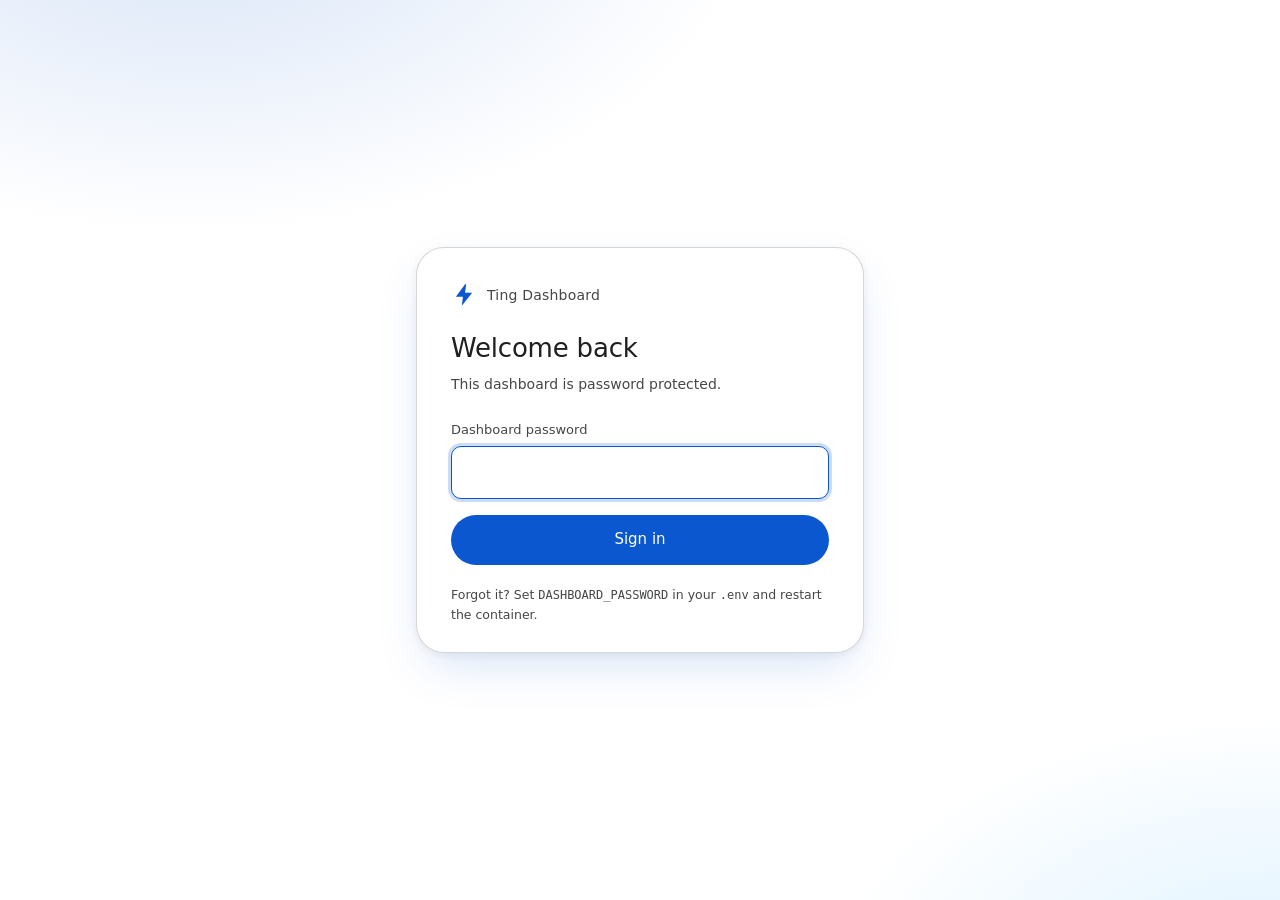
<file: static/login.html>
<!DOCTYPE html>
<html lang="en">
<head>
<meta charset="utf-8">
<meta name="viewport" content="width=device-width, initial-scale=1">
<meta name="color-scheme" content="light dark">
<meta name="theme-color" content="#0b57d0">
<title>Sign in · Ting Dashboard</title>
<link rel="manifest" href="/manifest.webmanifest">
<link rel="icon" href="/static/icon.svg" type="image/svg+xml">
<link rel="stylesheet" href="/static/app.css">
<script src="/static/auth.js" defer></script>
</head>
<body class="auth-body">
<main class="auth-wrap">
  <div class="auth-card">
    <div class="auth-brand">
      <svg viewBox="0 0 24 24" aria-hidden="true"><path d="M13 2 4.5 13.5H11l-1 8.5L19.5 10H13l1-8z"/></svg>
      <span>Ting Dashboard</span>
    </div>
    <h1>Welcome back</h1>
    <p class="auth-sub">This dashboard is password protected.</p>
    <form id="form" novalidate>
      <label class="field">
        <span class="field-label">Dashboard password</span>
        <input id="password" name="password" type="password" autocomplete="current-password"
               autofocus required>
      </label>
      <div id="error" class="auth-error" role="alert" hidden></div>
      <button id="submit" class="btn-filled" type="submit">
        <span class="btn-label">Sign in</span>
      </button>
    </form>
    <p class="auth-foot">Forgot it? Set <code>DASHBOARD_PASSWORD</code> in your
      <code>.env</code> and restart the container.</p>
  </div>
</main>
</body>
</html>
</file>
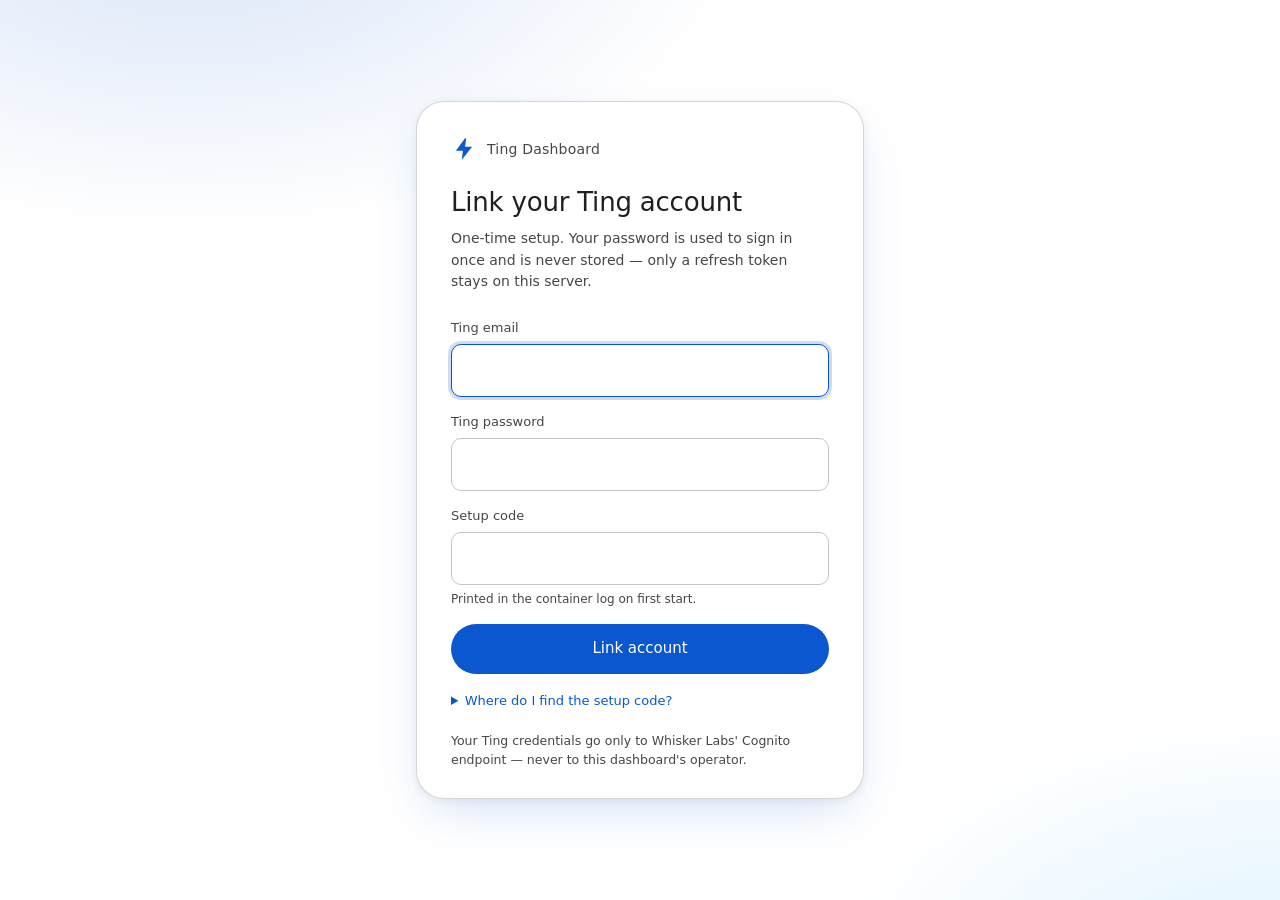
<file: static/setup.html>
<!DOCTYPE html>
<html lang="en">
<head>
<meta charset="utf-8">
<meta name="viewport" content="width=device-width, initial-scale=1">
<meta name="color-scheme" content="light dark">
<meta name="theme-color" content="#0b57d0">
<title>Link your Ting account · Ting Dashboard</title>
<link rel="manifest" href="/manifest.webmanifest">
<link rel="icon" href="/static/icon.svg" type="image/svg+xml">
<link rel="stylesheet" href="/static/app.css">
<script src="/static/auth.js" defer></script>
</head>
<body class="auth-body">
<main class="auth-wrap">
  <div class="auth-card">
    <div class="auth-brand">
      <svg viewBox="0 0 24 24" aria-hidden="true"><path d="M13 2 4.5 13.5H11l-1 8.5L19.5 10H13l1-8z"/></svg>
      <span>Ting Dashboard</span>
    </div>
    <h1>Link your Ting account</h1>
    <p class="auth-sub">One-time setup. Your password is used to sign in once and is
      never stored — only a refresh token stays on this server.</p>

    <form id="form" novalidate data-mode="setup">
      <label class="field">
        <span class="field-label">Ting email</span>
        <input id="email" name="email" type="email" autocomplete="username" autofocus required>
      </label>
      <label class="field">
        <span class="field-label">Ting password</span>
        <input id="password" name="password" type="password" autocomplete="current-password" required>
      </label>
      <label class="field">
        <span class="field-label">Setup code</span>
        <input id="token" name="token" type="text" autocomplete="off" spellcheck="false" required>
        <span class="field-hint">Printed in the container log on first start.</span>
      </label>
      <div id="error" class="auth-error" role="alert" hidden></div>
      <button id="submit" class="btn-filled" type="submit">
        <span class="btn-label">Link account</span>
      </button>
    </form>

    <details class="auth-help">
      <summary>Where do I find the setup code?</summary>
      <pre><code>docker compose logs ting | grep -A2 "setup code"</code></pre>
      <p>Or read it straight from the mounted data directory:
        <code>sudo cat data/setup_token</code>.</p>
    </details>

    <p class="auth-foot">Your Ting credentials go only to Whisker Labs' Cognito
      endpoint — never to this dashboard's operator.</p>
  </div>
</main>
</body>
</html>
</file>
<file: static/app.css>
/* Material 3 role tokens (Google-apps look). Components use roles only. */
:root {
  --primary: #0b57d0; --on-primary: #fff;
  --primary-container: #d3e3fd; --on-primary-container: #041e49;
  --secondary-container: #c2e7ff; --on-secondary-container: #001d35;
  --success: #146c2e; --success-container: #c4eed0; --on-success-container: #072711;
  --warning: #8a5300; --warning-container: #ffdf99; --on-warning-container: #2a1800;
  --error: #b3261e; --error-container: #f9dedc; --on-error-container: #410e0b;
  --surface: #f8fafd; --on-surface: #1f1f1f; --on-surface-variant: #444746;
  --surface-lowest: #fff; --surface-low: #f0f4f9; --surface-container: #e9eef6;
  --surface-high: #dde3ea; --surface-highest: #d3dbe5;
  --outline: #747775; --outline-variant: #c4c7c5;
  --chart-line: #0b57d0; --chart-band: rgba(11, 87, 208, .16); --chart-grid: rgba(68, 71, 70, .14);
  --chart-peak: #c45d00;
  --chart-out: rgba(179, 38, 30, .08);
  --shadow-e1: 0 1px 2px rgba(0,0,0,.3), 0 1px 3px 1px rgba(0,0,0,.15);
  --elev-1: 0 1px 2px rgba(0,0,0,.14), 0 1px 3px 1px rgba(0,0,0,.08);
  --elev-2: 0 1px 3px rgba(0,0,0,.12), 0 4px 12px 2px rgba(0,0,0,.08);
  --ease: cubic-bezier(.2, 0, 0, 1);
  color-scheme: light;
}

/* dark roles: OS preference, unless an explicit light choice is stored */
@media (prefers-color-scheme: dark) {
  :root:not([data-theme="light"]) {
    --primary: #a8c7fa; --on-primary: #062e6f;
  --primary-container: #0842a0; --on-primary-container: #d3e3fd;
  --secondary-container: #004a77; --on-secondary-container: #c2e7ff;
  --success: #6dd58c; --success-container: #0f5223; --on-success-container: #c4eed0;
  --warning: #ffb95c; --warning-container: #5c3a00; --on-warning-container: #ffdf99;
  --error: #f2b8b5; --error-container: #8c1d18; --on-error-container: #f9dedc;
  --surface: #131314; --on-surface: #e3e3e3; --on-surface-variant: #c4c7c5;
  --surface-lowest: #0e0e0e; --surface-low: #1b1b1b; --surface-container: #1e1f20;
  --surface-high: #282a2c; --surface-highest: #333537;
  --outline: #8e918f; --outline-variant: #444746;
  --chart-line: #a8c7fa; --chart-band: rgba(168, 199, 250, .2); --chart-grid: rgba(196, 199, 197, .12);
  --chart-peak: #ffb951;
  --chart-out: rgba(242, 184, 181, .1);
    color-scheme: dark;
  }
}
:root[data-theme="dark"] {
  --primary: #a8c7fa; --on-primary: #062e6f;
  --primary-container: #0842a0; --on-primary-container: #d3e3fd;
  --secondary-container: #004a77; --on-secondary-container: #c2e7ff;
  --success: #6dd58c; --success-container: #0f5223; --on-success-container: #c4eed0;
  --warning: #ffb95c; --warning-container: #5c3a00; --on-warning-container: #ffdf99;
  --error: #f2b8b5; --error-container: #8c1d18; --on-error-container: #f9dedc;
  --surface: #131314; --on-surface: #e3e3e3; --on-surface-variant: #c4c7c5;
  --surface-lowest: #0e0e0e; --surface-low: #1b1b1b; --surface-container: #1e1f20;
  --surface-high: #282a2c; --surface-highest: #333537;
  --outline: #8e918f; --outline-variant: #444746;
  --chart-line: #a8c7fa; --chart-band: rgba(168, 199, 250, .2); --chart-grid: rgba(196, 199, 197, .12);
  --chart-peak: #ffb951;
  --chart-out: rgba(242, 184, 181, .1);
  color-scheme: dark;
}

* { box-sizing: border-box; }
html, body { margin: 0; }
body {
  font-family: Roboto, "Google Sans", system-ui, -apple-system, "Segoe UI", sans-serif;
  background: var(--surface); color: var(--on-surface);
  -webkit-font-smoothing: antialiased; line-height: 1.45;
}
h1, h2 { margin: 0; font-weight: 500; }
h1 { font-size: 22px; }
h2 { font-size: 16px; letter-spacing: .1px; }
.muted { color: var(--on-surface-variant); }
.small { font-size: 13px; }
.mono { font-variant-numeric: tabular-nums; }
.sr-only { position: absolute; width: 1px; height: 1px; overflow: hidden; clip: rect(0 0 0 0); }
[hidden] { display: none !important; }

/* Top app bar */
.topbar {
  position: sticky; top: 0; z-index: 10;
  display: flex; align-items: center; justify-content: space-between; gap: 12px;
  padding: 10px 24px; padding-top: max(10px, env(safe-area-inset-top));
  background: color-mix(in srgb, var(--surface) 88%, transparent);
  backdrop-filter: blur(12px); border-bottom: 1px solid var(--outline-variant);
}
.brand { display: flex; align-items: center; gap: 10px; min-width: 0; }
.brand-icon { width: 28px; height: 28px; fill: var(--primary); flex: none; }
.brand-sub { color: var(--on-surface-variant); font-size: 14px; white-space: nowrap; overflow: hidden; text-overflow: ellipsis; }
.topbar-actions { display: flex; align-items: center; gap: 8px; }

.icon-btn {
  width: 44px; height: 44px; border-radius: 999px; border: 0; background: transparent;
  color: var(--on-surface-variant); display: grid; place-items: center; cursor: pointer;
}
.icon-btn svg { width: 22px; height: 22px; fill: currentColor; }
.state-layer { position: relative; overflow: hidden; }
.state-layer::after {
  content: ""; position: absolute; inset: 0; background: currentColor; opacity: 0;
  transition: opacity 200ms var(--ease); pointer-events: none;
}
.state-layer:hover::after { opacity: .08; }
.state-layer:active::after { opacity: .12; }
:focus-visible { outline: 2px solid var(--primary); outline-offset: 2px; }

.chip {
  display: inline-flex; align-items: center; gap: 8px; height: 32px; padding: 0 14px;
  border-radius: 8px; border: 1px solid var(--outline-variant); font-size: 14px; font-weight: 500;
  white-space: nowrap; color: var(--on-surface-variant);
}
.chip .dot { width: 8px; height: 8px; border-radius: 50%; background: var(--outline); }
.chip.ok { background: var(--success-container); color: var(--on-success-container); border-color: transparent; }
.chip.ok .dot { background: var(--success); }
.chip.warn { background: var(--warning-container); color: var(--on-warning-container); border-color: transparent; }
.chip.warn .dot { background: var(--warning); }
.chip.err { background: var(--error-container); color: var(--on-error-container); border-color: transparent; }
.chip.err .dot { background: var(--error); }

.select-pill select {
  height: 40px; border-radius: 999px; border: 1px solid var(--outline);
  background: var(--surface-lowest); color: var(--on-surface); padding: 0 16px; font: inherit; font-size: 14px;
}

/* Layout */
.content { max-width: 1280px; margin: 0 auto; padding: 20px 24px 40px; display: grid; gap: 16px; }
.grid-hero { display: grid; grid-template-columns: minmax(280px, 380px) 1fr; gap: 16px; }
.grid-2 { display: grid; grid-template-columns: 1fr 1fr; gap: 16px; }
.status-grid { display: grid; grid-template-columns: repeat(auto-fill, minmax(200px, 1fr)); gap: 12px; }
@media (max-width: 900px) {
  .grid-hero, .grid-2 { grid-template-columns: 1fr; }
  .content { padding: 12px 12px 32px; }
  .topbar { padding-left: 12px; padding-right: 12px; }
  .brand-sub { display: none; }
}

.card {
  background: var(--surface-low); border-radius: 16px; padding: 20px;
  border: 1px solid transparent; min-width: 0;
}
.card-head { display: flex; align-items: center; justify-content: space-between; gap: 12px; margin-bottom: 12px; }
.card-head.wrap { flex-wrap: wrap; }

/* Hero */
.hero { background: var(--primary-container); color: var(--on-primary-container); }
.hero .muted { color: color-mix(in srgb, var(--on-primary-container) 72%, transparent); }
@media (prefers-color-scheme: dark) {
  :root:not([data-theme="light"]) .hero {
    background: var(--surface-container); color: var(--on-surface);
  }
  :root:not([data-theme="light"]) .hero .muted { color: var(--on-surface-variant); }
  :root:not([data-theme="light"]) .range-meter { background: color-mix(in srgb, var(--on-surface) 18%, transparent); }
  :root:not([data-theme="light"]) .range-band { background: color-mix(in srgb, var(--on-surface) 32%, transparent); }
  :root:not([data-theme="light"]) .range-marker { background: var(--primary); }
}
:root[data-theme="dark"] .hero { background: var(--surface-container); color: var(--on-surface); }
:root[data-theme="dark"] .hero .muted { color: var(--on-surface-variant); }
:root[data-theme="dark"] .range-meter { background: color-mix(in srgb, var(--on-surface) 18%, transparent); }
:root[data-theme="dark"] .range-band { background: color-mix(in srgb, var(--on-surface) 32%, transparent); }
:root[data-theme="dark"] .range-marker { background: var(--primary); }
.hero-value { display: flex; align-items: baseline; gap: 6px; margin: 4px 0 8px; }
.hero-value #live-v { font-size: 72px; line-height: 1; font-weight: 400; letter-spacing: -1.5px; }
.hero-value .unit { font-size: 28px; }
.hero-sub { display: flex; gap: 20px; flex-wrap: wrap; font-size: 15px; }
/* Signal strip — the extra numbers the stream carries (THD, line frequency,
   peak/hi-fi count) laid out like the phone app's stat row. */
.signal-strip {
  display: flex;
  flex-wrap: wrap;
  margin: 0 0 18px;
  border-top: 1px solid var(--outline-variant);
  border-bottom: 1px solid var(--outline-variant);
}
.sig { flex: 1 1 0; min-width: 84px; padding: 12px 14px 11px; border-left: 1px solid var(--outline-variant); }
.sig:first-child { border-left: 0; padding-left: 0; }
.sig-label { display: block; font-size: 11px; font-weight: 600; letter-spacing: .09em;
  text-transform: uppercase; color: var(--muted-fg); margin-bottom: 4px; }
.sig-num { font-size: 21px; font-weight: 600; }
.sig-unit { font-size: 12px; font-weight: 500; color: var(--muted-fg); margin-left: 3px; }

.range-meter { position: relative; height: 8px; border-radius: 4px; margin: 18px 0 6px;
  background: color-mix(in srgb, var(--on-primary-container) 18%, transparent); }
.range-band { position: absolute; left: 20%; width: 60%; top: 0; bottom: 0; border-radius: 4px;
  background: color-mix(in srgb, var(--on-primary-container) 40%, transparent); }
.range-marker { position: absolute; top: -5px; width: 4px; height: 18px; border-radius: 2px; margin-left: -2px;
  background: var(--on-primary-container); left: 50%; transition: left 250ms var(--ease); }
.range-labels { display: flex; justify-content: space-between; }

/* Charts */
.chart-wrap { position: relative; height: 260px; }
.chart-wrap.tall { height: 320px; }
.chart-wrap canvas { width: 100%; height: 100%; display: block; }
.legend { display: flex; gap: 14px; color: var(--on-surface-variant); }
.swatch { display: inline-block; width: 14px; height: 8px; border-radius: 2px; margin-right: 6px; vertical-align: middle; }
.swatch.line { background: var(--chart-line); height: 3px; }
.swatch.band { background: var(--chart-band); }
.swatch.peak { background: var(--chart-peak); height: 3px; }
.empty { position: absolute; inset: 0; display: grid; place-items: center; text-align: center;
  color: var(--on-surface-variant); padding: 24px; }

/* Status tiles */
.tile { background: var(--surface-low); border-radius: 16px; padding: 16px; display: grid; gap: 6px; }
.tile-top { display: flex; align-items: center; gap: 10px; }
.tile-icon { width: 36px; height: 36px; border-radius: 12px; display: grid; place-items: center;
  background: var(--surface-high); color: var(--on-surface-variant); flex: none; }
.tile-icon svg { width: 20px; height: 20px; fill: currentColor; }
.tile.ok .tile-icon { background: var(--success-container); color: var(--on-success-container); }
.tile.warn .tile-icon { background: var(--warning-container); color: var(--on-warning-container); }
.tile.err .tile-icon { background: var(--error-container); color: var(--on-error-container); }
.tile.info .tile-icon { background: var(--secondary-container); color: var(--on-secondary-container); }
.tile-label { font-size: 13px; color: var(--on-surface-variant); }
.tile-value { font-size: 20px; font-weight: 500; }
.tile-detail { font-size: 13px; color: var(--on-surface-variant); }

/* Segmented button */
.segmented { display: inline-flex; border: 1px solid var(--outline); border-radius: 999px; overflow: hidden; }
.segmented button {
  min-width: 52px; height: 36px; padding: 0 14px; border: 0; background: transparent; color: var(--on-surface);
  font: inherit; font-size: 14px; font-weight: 500; cursor: pointer;
  border-left: 1px solid var(--outline); transition: background 200ms var(--ease);
}
.segmented button:first-child { border-left: 0; }
.segmented button:hover { background: color-mix(in srgb, var(--on-surface) 8%, transparent); }
.segmented button[aria-checked="true"] { background: var(--secondary-container); color: var(--on-secondary-container); }

.stats { display: flex; flex-wrap: wrap; gap: 8px 24px; margin-bottom: 12px; }
.stat { display: grid; }
.stat b { font-size: 18px; font-weight: 500; font-variant-numeric: tabular-nums; }
.stat span { font-size: 12px; color: var(--on-surface-variant); }

/* Lists */
.list { list-style: none; margin: 0; padding: 0; display: grid; gap: 2px; max-height: 360px; overflow: auto; }
.list li { display: grid; grid-template-columns: auto 1fr; gap: 4px 12px; padding: 10px 8px; border-radius: 12px; }
.list li:hover { background: var(--surface-container); }
.list .badge { width: 10px; height: 10px; border-radius: 50%; margin-top: 6px; background: var(--outline); }
.list .badge.err { background: var(--error); }
.list .badge.warn { background: var(--warning); }
.list .badge.ok { background: var(--success); }
.list .title { font-weight: 500; }
.list .meta { grid-column: 2; font-size: 13px; color: var(--on-surface-variant); }
.list .empty-row { display: block; color: var(--on-surface-variant); padding: 16px 8px; }

.kv { display: grid; grid-template-columns: repeat(auto-fill, minmax(220px, 1fr)); gap: 12px 24px; margin: 0; }
.kv div { display: grid; }
.kv dt { font-size: 12px; color: var(--on-surface-variant); }
.kv dd { margin: 0; font-variant-numeric: tabular-nums; word-break: break-all; }

.banner {
  display: flex; gap: 12px; align-items: flex-start; padding: 14px 18px; border-radius: 16px;
  background: var(--warning-container); color: var(--on-warning-container);
}
.banner.err { background: var(--error-container); color: var(--on-error-container); }
.banner.info { background: var(--secondary-container); color: var(--on-secondary-container); }
.banner svg { width: 22px; height: 22px; fill: currentColor; flex: none; margin-top: 1px; }
.banner p { margin: 2px 0 0; }

.footer { text-align: center; padding-top: 8px; }

@media (prefers-reduced-motion: reduce) { * { transition: none !important; } }

/* ---------------------------------------------------------------- auth pages */
.auth-body {
  min-height: 100vh; margin: 0; display: grid; place-items: center;
  background:
    radial-gradient(900px 520px at 15% -10%, color-mix(in srgb, var(--primary) 16%, transparent), transparent 62%),
    radial-gradient(700px 420px at 100% 110%, color-mix(in srgb, var(--secondary-container) 55%, transparent), transparent 65%),
    var(--surface-lowest);
  padding: 24px;
}
.auth-wrap { width: 100%; display: grid; place-items: center; }
.auth-card {
  width: min(448px, 100%); background: var(--surface-lowest);
  border: 1px solid color-mix(in srgb, var(--outline-variant) 70%, transparent);
  border-radius: 28px; padding: 34px 34px 28px;
  box-shadow: 0 20px 50px -12px rgba(11, 87, 208, .18), 0 2px 8px rgba(0, 0, 0, .06);
}
.auth-brand {
  display: flex; align-items: center; gap: 10px; margin-bottom: 22px;
  font-size: 14px; font-weight: 500; color: var(--on-surface-variant);
  letter-spacing: .2px;
}
.auth-brand svg { width: 26px; height: 26px; fill: var(--primary); }
.auth-card h1 { margin: 0 0 6px; font-size: 26px; font-weight: 500; letter-spacing: -.2px; }
.auth-sub { margin: 0 0 26px; color: var(--on-surface-variant); font-size: 14px; line-height: 1.55; max-width: 40ch; }
.auth-card form { display: grid; gap: 16px; }

.field { display: grid; gap: 6px; }
.field-label { font-size: 13px; font-weight: 500; color: var(--on-surface-variant); }
.field-hint { font-size: 12px; color: var(--on-surface-variant); }
.field input {
  font: inherit; font-size: 16px; color: var(--on-surface);
  background: var(--surface-lowest); border: 1px solid var(--outline-variant);
  border-radius: 10px; padding: 14px 16px; transition: border-color .15s, box-shadow .15s;
  width: 100%; box-sizing: border-box;
}
.field input:hover { border-color: var(--outline); }
.field input:focus {
  outline: none; border-color: var(--primary);
  box-shadow: 0 0 0 3px color-mix(in srgb, var(--primary) 20%, transparent);
}
.field input[type="text"] { font-family: var(--mono, ui-monospace, monospace); letter-spacing: .5px; }

.btn-filled {
  font: inherit; font-size: 15px; font-weight: 500; cursor: pointer;
  background: var(--primary); color: var(--on-primary); border: 0;
  border-radius: 999px; padding: 14px 24px; position: relative;
  transition: box-shadow .15s, filter .15s;
}
.btn-filled:hover:not(:disabled) { box-shadow: var(--elev-1); filter: brightness(1.05); }
.btn-filled:active:not(:disabled) { filter: brightness(.95); }
.btn-filled:disabled { opacity: .7; cursor: progress; }
.btn-filled.loading { color: transparent; }
.btn-filled.loading::after {
  content: ""; position: absolute; inset: 0; margin: auto; width: 18px; height: 18px;
  border: 2px solid color-mix(in srgb, var(--on-primary) 35%, transparent);
  border-top-color: var(--on-primary); border-radius: 50%;
  animation: spin .7s linear infinite;
}
@keyframes spin { to { transform: rotate(360deg); } }

.auth-error {
  margin: 0; padding: 12px 14px; border-radius: 10px; font-size: 14px;
  background: var(--error-container); color: var(--on-error-container);
}
.auth-foot { margin: 20px 0 0; font-size: 12.5px; line-height: 1.55; color: var(--on-surface-variant); }
.auth-foot code, .auth-help code { font-size: 12px; }
.auth-help { margin-top: 18px; font-size: 13px; color: var(--on-surface-variant); }
.auth-help summary { cursor: pointer; color: var(--primary); font-weight: 500; }
.auth-help pre {
  margin: 10px 0; padding: 10px 12px; overflow-x: auto; border-radius: 10px;
  background: var(--surface-low); border: 1px solid var(--outline-variant);
}
.auth-help p { margin: 8px 0 0; line-height: 1.5; }
@media (max-width: 480px) { .auth-card { padding: 24px 20px 20px; border-radius: 24px; } }

@media (prefers-reduced-motion: reduce) {
  * { animation-duration: .01ms !important; transition-duration: .01ms !important; }
}

/* ---------------------------------------------------------------- overflow menu */
.menu-wrap { position: relative; }
.menu {
  position: absolute; right: 0; top: calc(100% + 8px); z-index: 20; min-width: 232px;
  background: var(--surface-high); border: 1px solid var(--outline-variant);
  border-radius: 16px; padding: 6px; box-shadow: var(--elev-2);
}
.menu-item {
  display: block; width: 100%; box-sizing: border-box; text-align: left; font: inherit;
  font-size: 14px; color: var(--on-surface); background: none; border: 0; cursor: pointer;
  padding: 11px 14px; border-radius: 10px; text-decoration: none;
}
.menu-item:hover, .menu-item:focus-visible { background: color-mix(in srgb, var(--on-surface) 8%, transparent); outline: none; }
.menu-item.danger { color: var(--error); }
.menu-sep { height: 1px; margin: 6px 8px; background: var(--outline-variant); }
.menu-meta {
  padding: 8px 14px 10px; font-size: 12px; line-height: 1.5; color: var(--on-surface-variant);
}
.footer { display: flex; flex-wrap: wrap; gap: 4px 16px; justify-content: space-between; }
</file>
